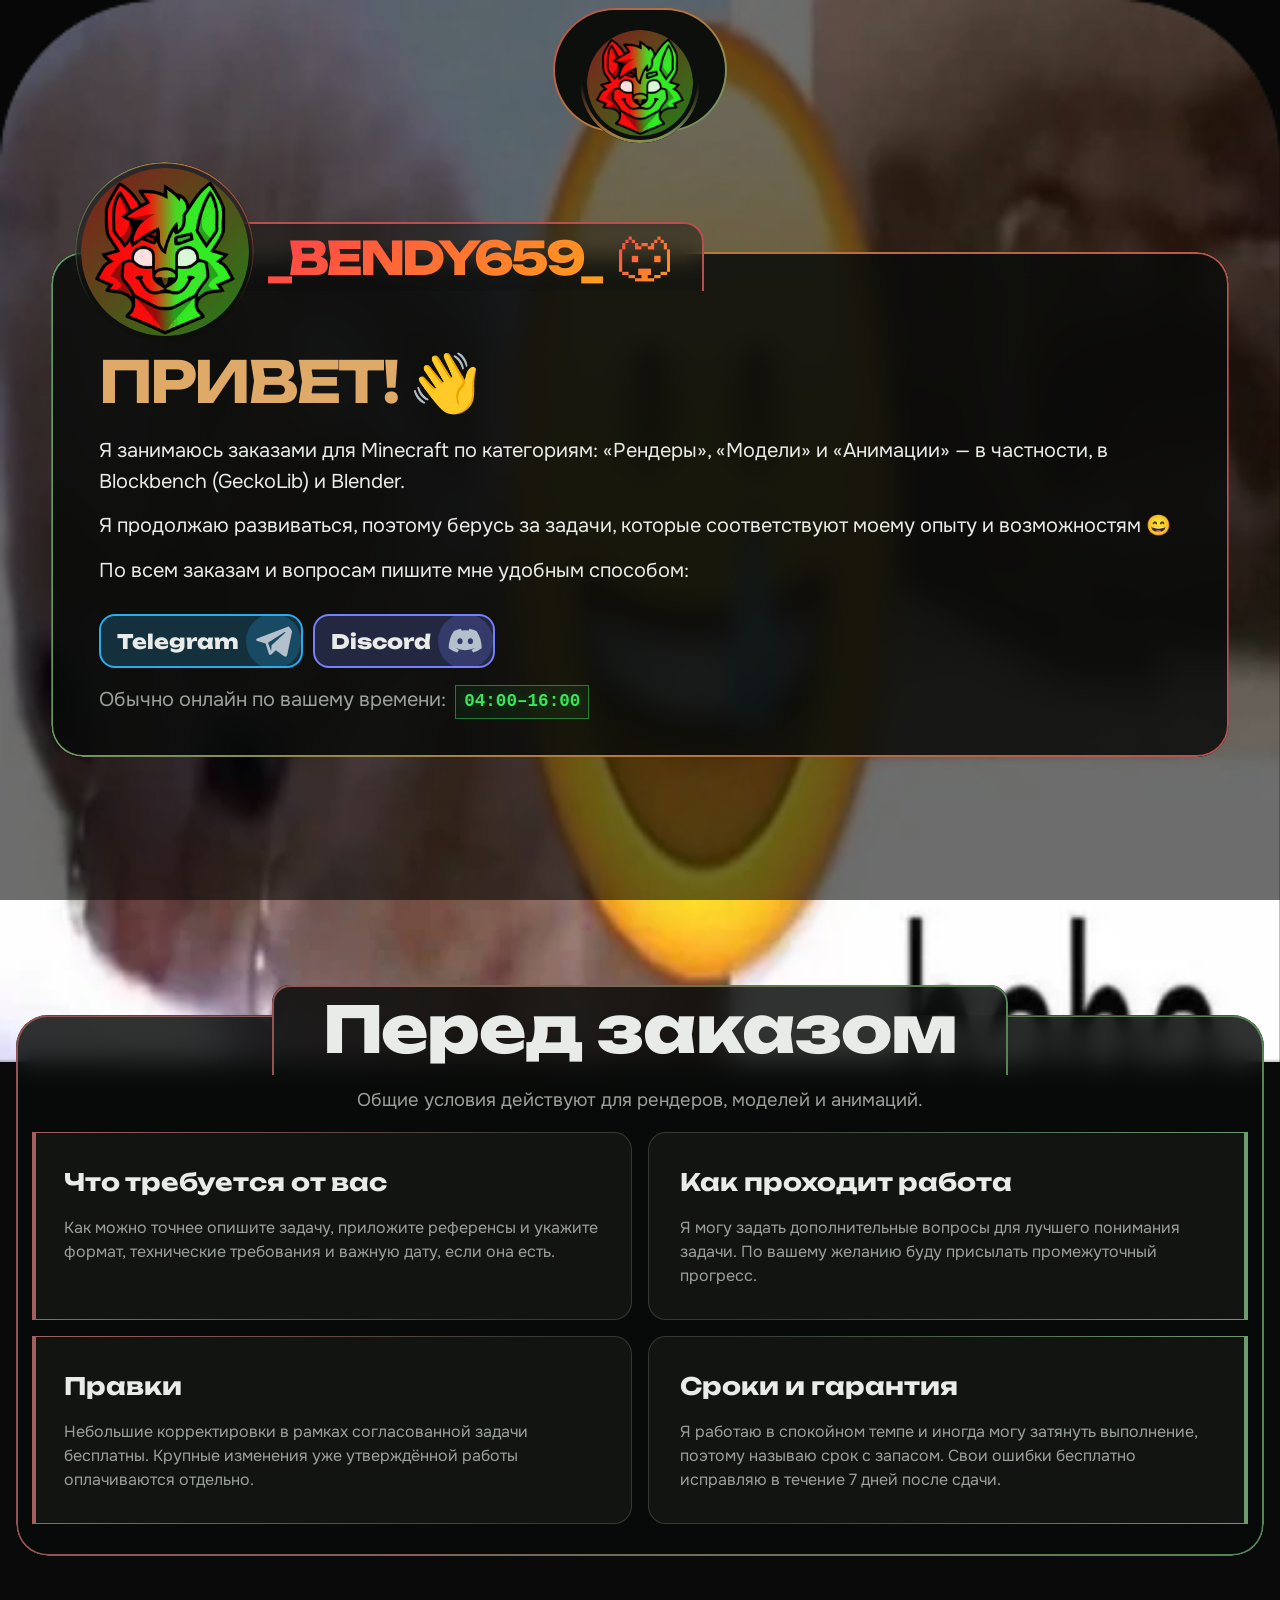
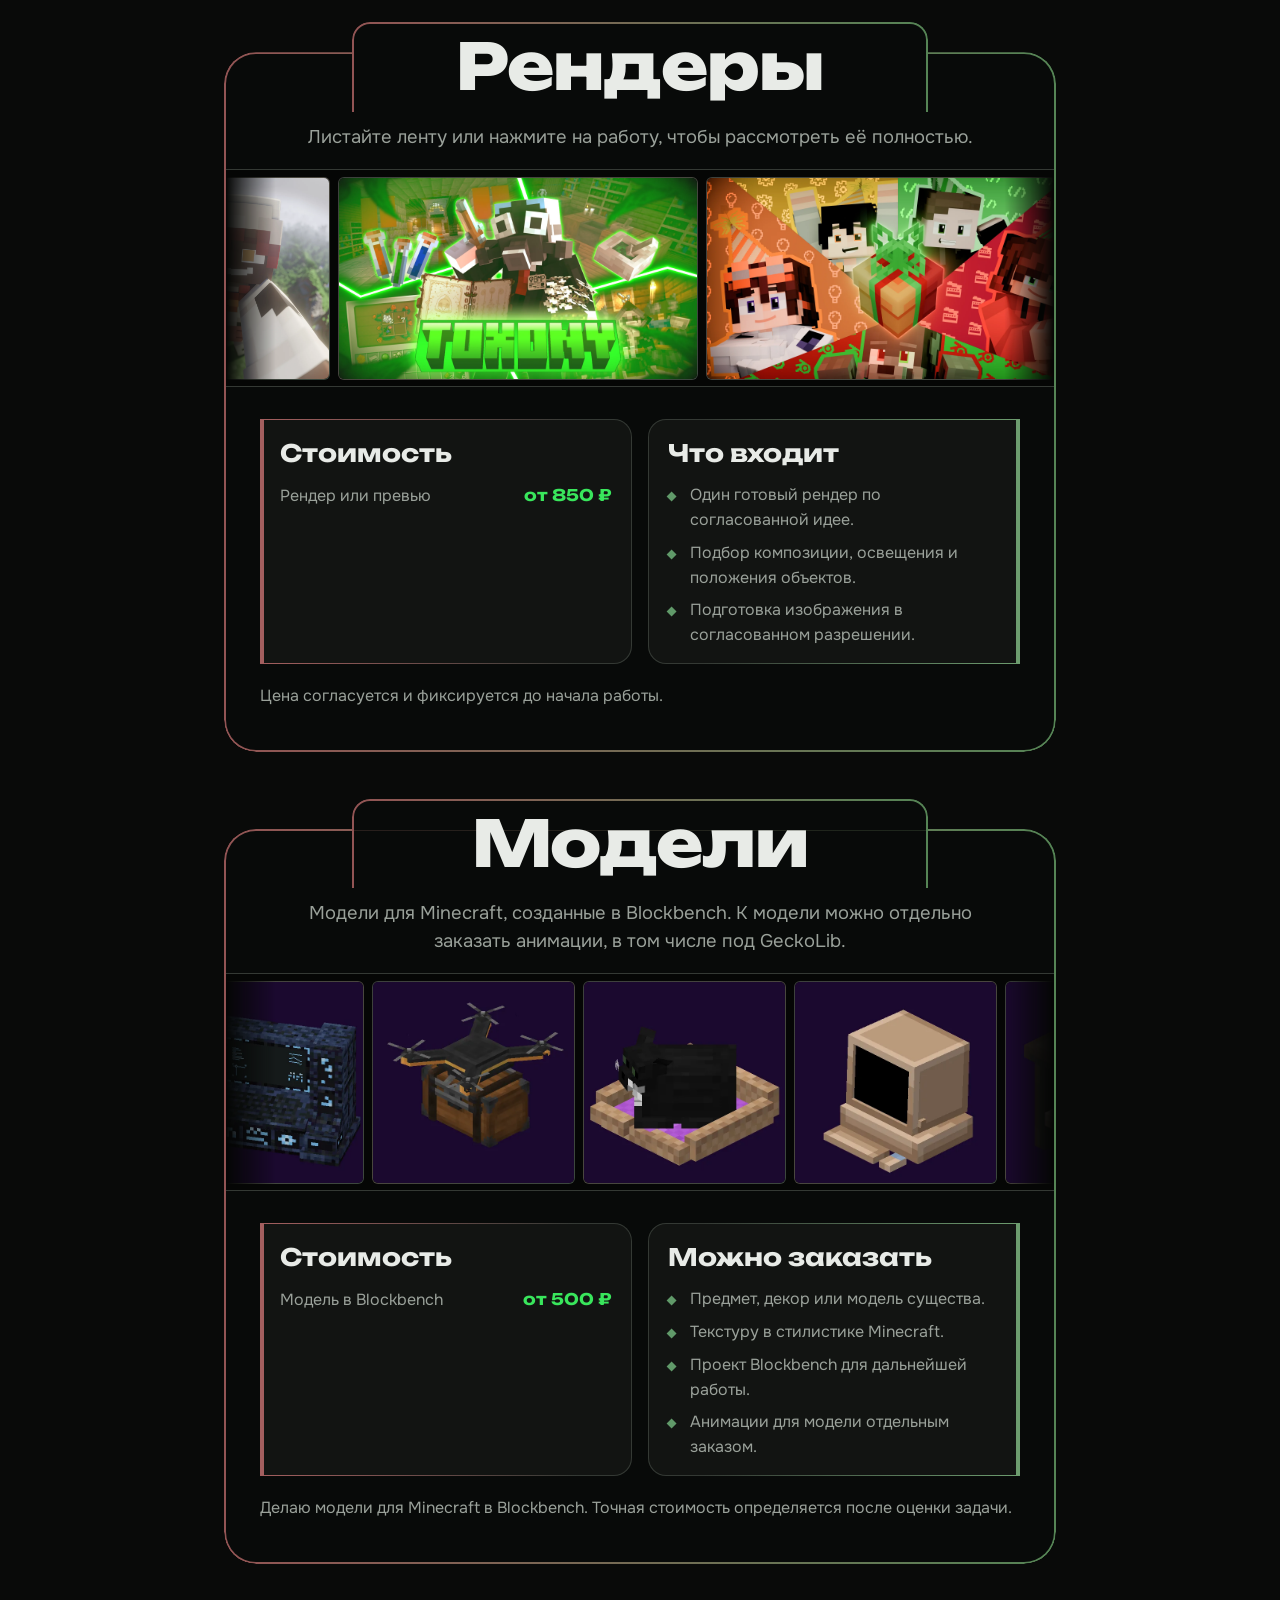
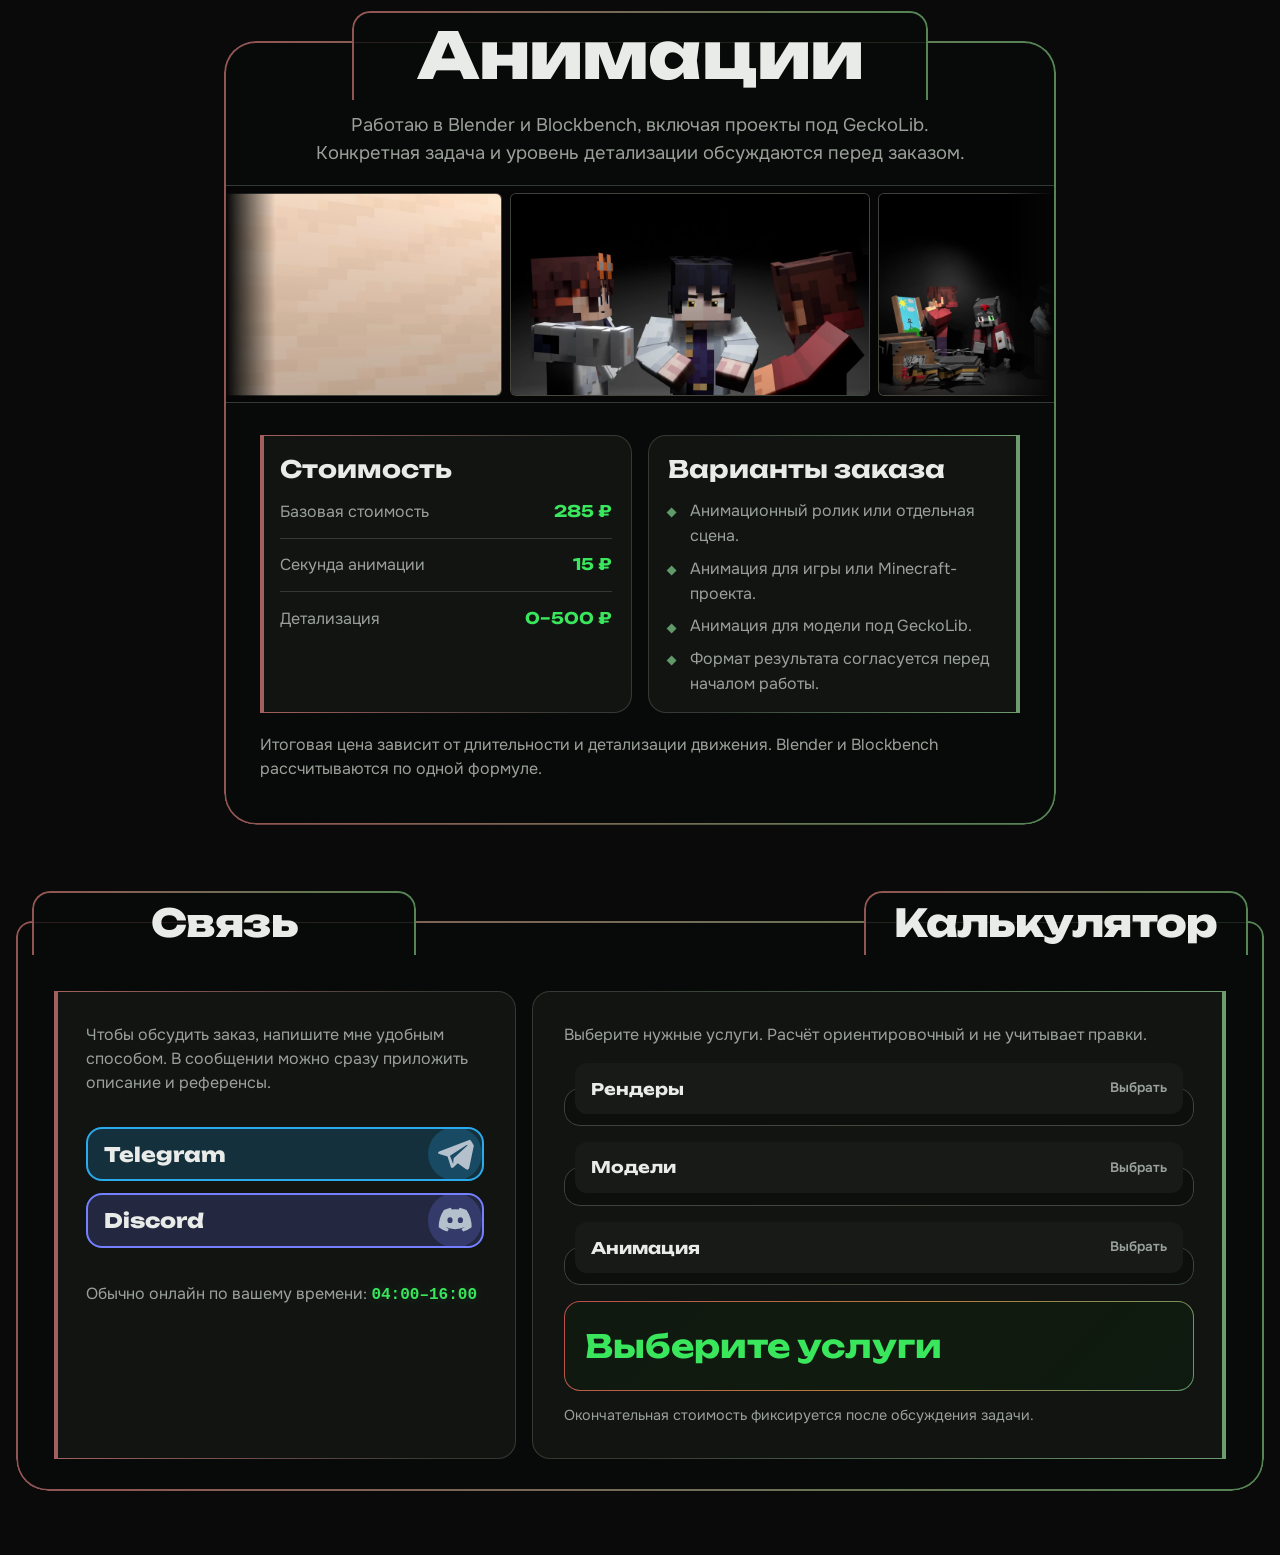
<file: index.html>
<!doctype html>
<html lang="ru">
<head>
    <meta charset="utf-8">
    <meta name="viewport" content="width=device-width, initial-scale=1">
    <meta name="description" content="Портфолио аниматора и 3D-художника.">
    <title>_BENDY659_ — Портфолио</title>
    <link rel="icon" href="assets/images/branding/favicon.png" type="image/png">
    <link rel="preconnect" href="https://fonts.googleapis.com">
    <link rel="preconnect" href="https://fonts.gstatic.com" crossorigin>
    <link
        href="https://fonts.googleapis.com/css2?family=Onest:wght@400;500;600;700&amp;family=Unbounded:wght@600;700;800&amp;display=swap"
        rel="stylesheet"
    >
    <script>document.documentElement.classList.add("motion-pending");</script>
    <link rel="stylesheet" href="css/styles.css">
    <script src="js/script.js" defer></script>
</head>
<body>
    <header class="site-header">
        <a class="home-link" href="#welcome" aria-label="Вернуться к приветствию">
            <img src="assets/images/branding/header.png" alt="">
        </a>

        <nav class="category-nav" aria-label="Основная навигация">
            <a href="#renders">Рендеры</a>
            <a href="#models">Модели</a>
            <a href="#animations">Анимации</a>
            <a href="#contact" aria-label="Связь и калькулятор">Связь</a>
        </nav>
    </header>

    <main>
        <section class="welcome" id="welcome">
            <div class="welcome-card" aria-labelledby="welcome-title">
                <div class="media-frame">
                    <img
                        class="media-placeholder"
                        src="assets/images/branding/header.png"
                        alt="Аватар BENDY659"
                    >
                </div>

                <div class="identity" aria-label="Автор портфолио: BENDY659">
                    <span class="nickname">_BENDY659_</span>
                    <span class="wolf" aria-hidden="true">🐺︎</span>
                </div>

                <div class="intro">
                    <div class="message">
                        <h1 id="welcome-title">
                            Привет! <span class="waving-hand" aria-hidden="true">👋</span>
                        </h1>

                        <div class="message-copy">
                            <p>
                                Я занимаюсь заказами для Minecraft по категориям:
                                «Рендеры», «Модели» и «Анимации» — в частности,
                                в Blockbench (GeckoLib) и Blender.
                            </p>
                            <p>
                                Я продолжаю развиваться, поэтому берусь за задачи,
                                которые соответствуют моему опыту и возможностям 😄
                            </p>
                            <p>По всем заказам и вопросам пишите мне удобным способом:</p>
                            <div class="welcome-contact-links" aria-label="Способы связи">
                                <a class="service-contact service-telegram" href="https://t.me/bendy659" aria-label="Telegram: @bendy659">
                                    Telegram
                                    <svg viewBox="0 0 24 24" aria-hidden="true">
                                        <path d="M21.6 3.3 3.1 10.4c-1.3.5-1.3 1.2-.2 1.6l4.7 1.5 1.8 5.5c.2.7.1 1 .7 1 .5 0 .8-.2 1.1-.5l2.3-2.2 4.8 3.5c.9.5 1.5.2 1.8-.9l3.1-14.8c.3-1.3-.5-1.9-1.8-1.3ZM9 13l9.4-6c.5-.3.9-.1.5.3l-7.8 7.1-.3 3.4L9 13Z"/>
                                    </svg>
                                </a>
                                <a class="service-contact service-discord" href="https://discord.com/users/696644816649584681" aria-label="Discord: @bendy659">
                                    Discord
                                    <svg viewBox="0 0 24 24" aria-hidden="true">
                                        <path fill-rule="evenodd" d="M5.5 6.2a17 17 0 0 1 4-1.3l.5 1a14 14 0 0 1 4 0l.5-1a17 17 0 0 1 4 1.3 17 17 0 0 1 3 10 16 16 0 0 1-4.9 2.5l-1-1.5a11 11 0 0 0 2-1.1 14 14 0 0 1-11.2 0 11 11 0 0 0 2 1.1l-1 1.5a16 16 0 0 1-4.9-2.5 17 17 0 0 1 3-10ZM7.5 12.1a1.5 1.7 0 1 0 3 0 1.5 1.7 0 1 0-3 0Zm6 0a1.5 1.7 0 1 0 3 0 1.5 1.7 0 1 0-3 0Z"/>
                                    </svg>
                                </a>
                            </div>
                            <p class="timezone">
                                Обычно онлайн по вашему времени:
                                <span class="local-time">
                                    <span id="visitor-availability">определяю…</span>
                                </span>
                            </p>
                        </div>
                    </div>
                </div>
            </div>
        </section>

        <section class="order-guide tabbed-section" aria-labelledby="order-guide-title">
            <div class="category-shell" aria-hidden="true"></div>
            <header class="category-heading">
                <div class="category-tab">
                    <h2 class="category-title" id="order-guide-title">Перед заказом</h2>
                </div>
                <p>Общие условия действуют для рендеров, моделей и анимаций.</p>
            </header>

            <div class="guide-grid">
                <article class="guide-card section-cell">
                    <h3>Что требуется от вас</h3>
                    <p>
                        Как можно точнее опишите задачу, приложите референсы
                        и укажите формат, технические требования и важную дату, если она есть.
                    </p>
                </article>

                <article class="guide-card section-cell">
                    <h3>Как проходит работа</h3>
                    <p>
                        Я могу задать дополнительные вопросы для лучшего понимания задачи.
                        По вашему желанию буду присылать промежуточный прогресс.
                    </p>
                </article>

                <article class="guide-card section-cell">
                    <h3>Правки</h3>
                    <p>
                        Небольшие корректировки в рамках согласованной задачи бесплатны.
                        Крупные изменения уже утверждённой работы оплачиваются отдельно.
                    </p>
                </article>

                <article class="guide-card section-cell">
                    <h3>Сроки и гарантия</h3>
                    <p>
                        Я работаю в спокойном темпе и иногда могу затянуть выполнение,
                        поэтому называю срок с запасом. Свои ошибки бесплатно исправляю
                        в течение 7 дней после сдачи.
                    </p>
                </article>
            </div>
        </section>

        <section
            class="portfolio-section tabbed-section renders-section"
            id="renders"
            aria-labelledby="renders-title"
            data-gallery
            data-gallery-item-label="Рендер"
        >
            <div class="category-shell" aria-hidden="true"></div>
            <header class="category-heading">
                <div class="category-tab">
                    <h2 class="category-title" id="renders-title">Рендеры</h2>
                </div>
                <p>Листайте ленту или нажмите на работу, чтобы рассмотреть её полностью.</p>
            </header>

            <div class="render-gallery">
                <div
                    class="render-strip"
                    tabindex="0"
                    aria-label="Горизонтальная галерея рендеров"
                    data-render-strip
                >
                    <div class="render-track" data-render-track>
                    <button class="render-card" type="button" aria-label="Открыть рендер 1 из 7">
                        <img
                            src="assets/images/portfolio/renders/optimized/image_0.webp"
                            alt="Рендер 1"
                            width="1536"
                            height="1536"
                            loading="lazy"
                            decoding="async"
                        >
                    </button>
                    <button class="render-card" type="button" aria-label="Открыть рендер 2 из 7">
                        <img
                            src="assets/images/portfolio/renders/optimized/image_1.webp"
                            alt="Рендер 2"
                            width="1920"
                            height="1080"
                            loading="lazy"
                            decoding="async"
                        >
                    </button>
                    <button class="render-card" type="button" aria-label="Открыть рендер 3 из 7">
                        <img
                            src="assets/images/portfolio/renders/optimized/image_2.webp"
                            alt="Рендер 3"
                            width="1920"
                            height="1012"
                            loading="lazy"
                            decoding="async"
                        >
                    </button>
                    <button class="render-card" type="button" aria-label="Открыть рендер 4 из 7">
                        <img
                            src="assets/images/portfolio/renders/optimized/image_3.webp"
                            alt="Рендер 4"
                            width="1080"
                            height="1080"
                            loading="lazy"
                            decoding="async"
                        >
                    </button>
                    <button class="render-card" type="button" aria-label="Открыть рендер 5 из 7">
                        <img
                            src="assets/images/portfolio/renders/optimized/image_4.webp"
                            alt="Рендер 5"
                            width="1920"
                            height="1080"
                            loading="lazy"
                            decoding="async"
                        >
                    </button>
                    <button class="render-card" type="button" aria-label="Открыть рендер 6 из 7">
                        <img
                            src="assets/images/portfolio/renders/optimized/image_5.webp"
                            alt="Рендер 6"
                            width="1920"
                            height="1080"
                            loading="lazy"
                            decoding="async"
                        >
                    </button>
                    <button class="render-card" type="button" aria-label="Открыть рендер 7 из 7">
                        <img
                            src="assets/images/portfolio/renders/optimized/image_6.webp"
                            alt="Рендер 7"
                            width="1920"
                            height="1080"
                            loading="lazy"
                            decoding="async"
                        >
                    </button>
                    </div>
                </div>
            </div>

            <section class="render-pricing" aria-label="Прайс на рендеры">
                <div class="pricing-grid">
                    <article class="pricing-cell section-cell price-cell">
                        <h3>Стоимость</h3>
                        <dl class="price-list">
                            <div>
                                <dt>Рендер или превью</dt>
                                <dd data-price-key="renderBase" data-price-prefix="от ">от 850 ₽</dd>
                            </div>
                        </dl>
                    </article>

                    <article class="pricing-cell section-cell requirements-cell">
                        <h3>Что входит</h3>
                        <ul class="requirements-list">
                            <li>Один готовый рендер по согласованной идее.</li>
                            <li>Подбор композиции, освещения и положения объектов.</li>
                            <li>Подготовка изображения в согласованном разрешении.</li>
                        </ul>
                    </article>
                </div>

                <p class="pricing-description">Цена согласуется и фиксируется до начала работы.</p>
            </section>

        </section>

        <section
            class="portfolio-section tabbed-section models-section"
            id="models"
            aria-labelledby="models-title"
            data-gallery
            data-gallery-item-label="Модель"
        >
            <div class="category-shell" aria-hidden="true"></div>
            <header class="category-heading">
                <div class="category-tab">
                    <h2 class="category-title" id="models-title">Модели</h2>
                </div>
                <p>
                    Модели для Minecraft, созданные в Blockbench. К модели можно отдельно
                    заказать анимации, в том числе под GeckoLib.
                </p>
            </header>

            <div class="render-gallery">
                <div
                    class="render-strip"
                    tabindex="0"
                    aria-label="Горизонтальная галерея моделей"
                >
                    <div class="render-track">
                    <button
                        class="render-card"
                        type="button"
                        aria-label="Открыть модель 1 из 8"
                        data-full-src="assets/media/portfolio/models/image_0.mp4"
                        data-media-type="video"
                    >
                        <video
                            src="assets/media/portfolio/models/image_0.mp4"
                            poster="assets/images/portfolio/models/posters/image_0.webp"
                            width="512"
                            height="512"
                            muted loop playsinline
                            preload="none"
                            aria-hidden="true"
                        ></video>
                    </button>
                    <button
                        class="render-card"
                        type="button"
                        aria-label="Открыть модель 2 из 8"
                        data-full-src="assets/media/portfolio/models/image_1.mp4"
                        data-media-type="video"
                    >
                        <video
                            src="assets/media/portfolio/models/image_1.mp4"
                            poster="assets/images/portfolio/models/posters/image_1.webp"
                            width="512"
                            height="512"
                            muted loop playsinline
                            preload="none"
                            aria-hidden="true"
                        ></video>
                    </button>
                    <button
                        class="render-card"
                        type="button"
                        aria-label="Открыть модель 3 из 8"
                        data-full-src="assets/media/portfolio/models/image_2.mp4"
                        data-media-type="video"
                    >
                        <video
                            src="assets/media/portfolio/models/image_2.mp4"
                            poster="assets/images/portfolio/models/posters/image_2.webp"
                            width="512"
                            height="512"
                            muted loop playsinline
                            preload="none"
                            aria-hidden="true"
                        ></video>
                    </button>
                    <button
                        class="render-card"
                        type="button"
                        aria-label="Открыть модель 4 из 8"
                        data-full-src="assets/media/portfolio/models/image_3.mp4"
                        data-media-type="video"
                    >
                        <video
                            src="assets/media/portfolio/models/image_3.mp4"
                            poster="assets/images/portfolio/models/posters/image_3.webp"
                            width="512"
                            height="512"
                            muted loop playsinline
                            preload="none"
                            aria-hidden="true"
                        ></video>
                    </button>
                    <button
                        class="render-card"
                        type="button"
                        aria-label="Открыть модель 5 из 8"
                        data-full-src="assets/media/portfolio/models/image_4.mp4"
                        data-media-type="video"
                    >
                        <video
                            src="assets/media/portfolio/models/image_4.mp4"
                            poster="assets/images/portfolio/models/posters/image_4.webp"
                            width="512"
                            height="512"
                            muted loop playsinline
                            preload="none"
                            aria-hidden="true"
                        ></video>
                    </button>
                    <button
                        class="render-card"
                        type="button"
                        aria-label="Открыть модель 6 из 8"
                        data-full-src="assets/media/portfolio/models/image_5.mp4"
                        data-media-type="video"
                    >
                        <video
                            src="assets/media/portfolio/models/image_5.mp4"
                            poster="assets/images/portfolio/models/posters/image_5.webp"
                            width="512"
                            height="512"
                            muted loop playsinline
                            preload="none"
                            aria-hidden="true"
                        ></video>
                    </button>
                    <button
                        class="render-card"
                        type="button"
                        aria-label="Открыть модель 7 из 8"
                        data-full-src="assets/media/portfolio/models/image_6.mp4"
                        data-media-type="video"
                    >
                        <video
                            src="assets/media/portfolio/models/image_6.mp4"
                            poster="assets/images/portfolio/models/posters/image_6.webp"
                            width="512"
                            height="512"
                            muted loop playsinline
                            preload="none"
                            aria-hidden="true"
                        ></video>
                    </button>
                    <button
                        class="render-card"
                        type="button"
                        aria-label="Открыть модель 8 из 8"
                        data-full-src="assets/media/portfolio/models/image_7.mp4"
                        data-media-type="video"
                    >
                        <video
                            src="assets/media/portfolio/models/image_7.mp4"
                            poster="assets/images/portfolio/models/posters/image_7.webp"
                            width="510"
                            height="512"
                            muted loop playsinline
                            preload="none"
                            aria-hidden="true"
                        ></video>
                    </button>
                    </div>
                </div>
            </div>

            <section class="render-pricing" aria-label="Заказ моделей">
                <div class="pricing-grid">
                    <article class="pricing-cell section-cell price-cell">
                        <h3>Стоимость</h3>
                        <dl class="price-list">
                            <div>
                                <dt>Модель в Blockbench</dt>
                                <dd data-price-key="modelBase" data-price-prefix="от ">от 500 ₽</dd>
                            </div>
                        </dl>
                    </article>

                    <article class="pricing-cell section-cell requirements-cell">
                        <h3>Можно заказать</h3>
                        <ul class="requirements-list">
                            <li>Предмет, декор или модель существа.</li>
                            <li>Текстуру в стилистике Minecraft.</li>
                            <li>Проект Blockbench для дальнейшей работы.</li>
                            <li>Анимации для модели отдельным заказом.</li>
                        </ul>
                    </article>
                </div>

                <p class="pricing-description">
                    Делаю модели для Minecraft в Blockbench.
                    Точная стоимость определяется после оценки задачи.
                </p>
            </section>
        </section>

        <section
            class="portfolio-section tabbed-section animations-section"
            id="animations"
            aria-labelledby="animations-title"
            data-gallery
            data-gallery-item-label="Анимация"
        >
            <div class="category-shell" aria-hidden="true"></div>
            <header class="category-heading">
                <div class="category-tab">
                    <h2 class="category-title" id="animations-title">Анимации</h2>
                </div>
                <p>
                    Работаю в Blender и Blockbench, включая проекты под GeckoLib.
                    Конкретная задача и уровень детализации обсуждаются перед заказом.
                </p>
            </header>

            <div class="render-gallery">
                <div
                    class="render-strip"
                    tabindex="0"
                    aria-label="Горизонтальная галерея анимаций"
                >
                    <div class="render-track">
                    <button
                        class="render-card"
                        type="button"
                        aria-label="Открыть Blender-анимацию 1 из 8"
                        data-full-src="assets/media/portfolio/animations/blender/optimized/image_0.mp4"
                        data-media-type="video"
                    >
                        <video
                            src="assets/media/portfolio/animations/blender/previews/image_0.mp4"
                            poster="assets/images/portfolio/animations/blender/posters/image_0.webp"
                            width="960"
                            height="540"
                            muted loop playsinline
                            preload="none"
                            aria-hidden="true"
                        ></video>
                    </button>
                    <button
                        class="render-card"
                        type="button"
                        aria-label="Открыть Blender-анимацию 2 из 8"
                        data-full-src="assets/media/portfolio/animations/blender/optimized/image_1.mp4"
                        data-media-type="video"
                    >
                        <video
                            src="assets/media/portfolio/animations/blender/previews/image_1.mp4"
                            poster="assets/images/portfolio/animations/blender/posters/image_1.webp"
                            width="960"
                            height="540"
                            muted loop playsinline
                            preload="none"
                            aria-hidden="true"
                        ></video>
                    </button>
                    <button
                        class="render-card"
                        type="button"
                        aria-label="Открыть Blender-анимацию 3 из 8"
                        data-full-src="assets/media/portfolio/animations/blender/optimized/image_2.mp4"
                        data-media-type="video"
                    >
                        <video
                            src="assets/media/portfolio/animations/blender/previews/image_2.mp4"
                            poster="assets/images/portfolio/animations/blender/posters/image_2.webp"
                            width="960"
                            height="540"
                            muted loop playsinline
                            preload="none"
                            aria-hidden="true"
                        ></video>
                    </button>
                    <button
                        class="render-card"
                        type="button"
                        aria-label="Открыть Blender-анимацию 4 из 8"
                        data-full-src="assets/media/portfolio/animations/blender/optimized/image_3.mp4"
                        data-media-type="video"
                    >
                        <video
                            src="assets/media/portfolio/animations/blender/previews/image_3.mp4"
                            poster="assets/images/portfolio/animations/blender/posters/image_3.webp"
                            width="960"
                            height="540"
                            muted loop playsinline
                            preload="none"
                            aria-hidden="true"
                        ></video>
                    </button>
                    <button
                        class="render-card"
                        type="button"
                        aria-label="Открыть Blender-анимацию 5 из 8"
                        data-full-src="assets/media/portfolio/animations/blender/optimized/image_4.mp4"
                        data-media-type="video"
                    >
                        <video
                            src="assets/media/portfolio/animations/blender/previews/image_4.mp4"
                            poster="assets/images/portfolio/animations/blender/posters/image_4.webp"
                            width="512"
                            height="512"
                            muted loop playsinline
                            preload="none"
                            aria-hidden="true"
                        ></video>
                    </button>
                    <button
                        class="render-card"
                        type="button"
                        aria-label="Открыть Blender-анимацию 6 из 8"
                        data-full-src="assets/media/portfolio/animations/blender/optimized/image_5.mp4"
                        data-media-type="video"
                    >
                        <video
                            src="assets/media/portfolio/animations/blender/previews/image_5.mp4"
                            poster="assets/images/portfolio/animations/blender/posters/image_5.webp"
                            width="512"
                            height="512"
                            muted loop playsinline
                            preload="none"
                            aria-hidden="true"
                        ></video>
                    </button>
                    <button
                        class="render-card"
                        type="button"
                        aria-label="Открыть Blender-анимацию 7 из 8"
                        data-full-src="assets/media/portfolio/animations/blender/optimized/image_6.mp4"
                        data-media-type="video"
                    >
                        <video
                            src="assets/media/portfolio/animations/blender/previews/image_6.mp4"
                            poster="assets/images/portfolio/animations/blender/posters/image_6.webp"
                            width="512"
                            height="512"
                            muted loop playsinline
                            preload="none"
                            aria-hidden="true"
                        ></video>
                    </button>
                    <button
                        class="render-card"
                        type="button"
                        aria-label="Открыть Blockbench-анимацию 8 из 8"
                        data-full-src="assets/media/portfolio/animations/blockbench/optimized/image_0.mp4"
                        data-media-type="video"
                    >
                        <video
                            src="assets/media/portfolio/animations/blockbench/previews/image_0.mp4"
                            poster="assets/images/portfolio/animations/blockbench/posters/image_0.webp"
                            width="512"
                            height="512"
                            muted loop playsinline
                            preload="none"
                            aria-hidden="true"
                        ></video>
                    </button>
                    </div>
                </div>
            </div>

            <section class="render-pricing" aria-label="Прайс на анимации">
                <div class="pricing-grid">
                    <article class="pricing-cell section-cell price-cell">
                        <h3>Стоимость</h3>
                        <dl class="price-list">
                            <div>
                                <dt>Базовая стоимость</dt>
                                <dd data-price-key="animationBase">285 ₽</dd>
                            </div>
                            <div>
                                <dt>Секунда анимации</dt>
                                <dd data-price-key="animationPerSecond">15 ₽</dd>
                            </div>
                            <div>
                                <dt>Детализация</dt>
                                <dd data-price-key="animationDetailHigh" data-price-prefix="0–">0–500 ₽</dd>
                            </div>
                        </dl>
                    </article>

                    <article class="pricing-cell section-cell requirements-cell">
                        <h3>Варианты заказа</h3>
                        <ul class="requirements-list">
                            <li>Анимационный ролик или отдельная сцена.</li>
                            <li>Анимация для игры или Minecraft-проекта.</li>
                            <li>Анимация для модели под GeckoLib.</li>
                            <li>Формат результата согласуется перед началом работы.</li>
                        </ul>
                    </article>
                </div>

                <p class="pricing-description">
                    Итоговая цена зависит от длительности и детализации движения.
                    Blender и Blockbench рассчитываются по одной формуле.
                </p>
            </section>
        </section>

        <section class="contact-section tabbed-section" id="contact" aria-labelledby="contact-title calculator-title">
            <div class="category-shell" aria-hidden="true"></div>
            <header class="contact-heading">
                <div class="category-tab">
                    <h2 class="category-title" id="contact-title">Связь</h2>
                </div>
                <div class="category-tab">
                    <h2 class="category-title" id="calculator-title">Калькулятор</h2>
                </div>
            </header>
            <div class="contact-grid">
                <article class="contact-card section-cell" aria-labelledby="contact-title">
                    <p>
                        Чтобы обсудить заказ, напишите мне удобным способом.
                        В сообщении можно сразу приложить описание и референсы.
                    </p>
                    <div class="contact-links">
                        <a class="service-contact service-telegram" href="https://t.me/bendy659" aria-label="Telegram: @bendy659">
                            Telegram
                            <svg viewBox="0 0 24 24" aria-hidden="true">
                                <path d="M21.6 3.3 3.1 10.4c-1.3.5-1.3 1.2-.2 1.6l4.7 1.5 1.8 5.5c.2.7.1 1 .7 1 .5 0 .8-.2 1.1-.5l2.3-2.2 4.8 3.5c.9.5 1.5.2 1.8-.9l3.1-14.8c.3-1.3-.5-1.9-1.8-1.3ZM9 13l9.4-6c.5-.3.9-.1.5.3l-7.8 7.1-.3 3.4L9 13Z"/>
                            </svg>
                        </a>
                        <a class="service-contact service-discord" href="https://discord.com/users/696644816649584681" aria-label="Discord: @bendy659">
                            Discord
                            <svg viewBox="0 0 24 24" aria-hidden="true">
                                <path fill-rule="evenodd" d="M5.5 6.2a17 17 0 0 1 4-1.3l.5 1a14 14 0 0 1 4 0l.5-1a17 17 0 0 1 4 1.3 17 17 0 0 1 3 10 16 16 0 0 1-4.9 2.5l-1-1.5a11 11 0 0 0 2-1.1 14 14 0 0 1-11.2 0 11 11 0 0 0 2 1.1l-1 1.5a16 16 0 0 1-4.9-2.5 17 17 0 0 1 3-10ZM7.5 12.1a1.5 1.7 0 1 0 3 0 1.5 1.7 0 1 0-3 0Zm6 0a1.5 1.7 0 1 0 3 0 1.5 1.7 0 1 0-3 0Z"/>
                            </svg>
                        </a>
                    </div>
                    <p class="contact-availability">
                        Обычно онлайн по вашему времени:
                        <strong id="contact-availability">определяю…</strong>
                    </p>
                </article>

                <form class="calculator-card section-cell" id="price-calculator" aria-labelledby="calculator-title">
                    <p class="calculator-intro">
                        Выберите нужные услуги. Расчёт ориентировочный и не учитывает правки.
                    </p>

                    <fieldset class="calculator-service">
                        <legend>
                            <label>
                                <input
                                    type="checkbox"
                                    name="render-enabled"
                                    aria-controls="render-calculator-fields"
                                    aria-expanded="false"
                                >
                                <span class="calculator-service-name">Рендеры</span>
                                <span class="calculator-service-state" aria-hidden="true">Выбрать</span>
                            </label>
                        </legend>
                        <div class="calculator-service-content" id="render-calculator-fields">
                            <label>
                                Количество
                                <input type="number" name="render-count" min="1" max="20" required value="1">
                            </label>
                        </div>
                    </fieldset>

                    <fieldset class="calculator-service">
                        <legend>
                            <label>
                                <input
                                    type="checkbox"
                                    name="model-enabled"
                                    aria-controls="model-calculator-fields"
                                    aria-expanded="false"
                                >
                                <span class="calculator-service-name">Модели</span>
                                <span class="calculator-service-state" aria-hidden="true">Выбрать</span>
                            </label>
                        </legend>
                        <div class="calculator-service-content" id="model-calculator-fields">
                            <label>
                                Количество
                                <input type="number" name="model-count" min="1" max="20" required value="1">
                            </label>
                        </div>
                    </fieldset>

                    <fieldset class="calculator-service">
                        <legend>
                            <label>
                                <input
                                    type="checkbox"
                                    name="animation-enabled"
                                    aria-controls="animation-calculator-fields"
                                    aria-expanded="false"
                                >
                                <span class="calculator-service-name">Анимация</span>
                                <span class="calculator-service-state" aria-hidden="true">Выбрать</span>
                            </label>
                        </legend>
                        <div
                            class="calculator-service-content calculator-fields"
                            id="animation-calculator-fields"
                        >
                            <label>
                                Количество
                                <input type="number" name="animation-count" min="1" max="20" required value="1">
                            </label>
                            <label>
                                Длительность, секунд
                                <input type="number" name="animation-duration" min="1" max="300" required value="5">
                            </label>
                            <label>
                                Детализация
                                <select name="animation-detail">
                                    <option value="0" data-price-key="animationDetailBasic" data-price-label="Базовая">Базовая · +0 ₽</option>
                                    <option value="250" data-price-key="animationDetailMedium" data-price-label="Средняя">Средняя · +250 ₽</option>
                                    <option value="500" data-price-key="animationDetailHigh" data-price-label="Высокая">Высокая · +500 ₽</option>
                                </select>
                            </label>
                        </div>
                    </fieldset>

                    <output class="calculator-result" id="calculator-result" for="price-calculator">
                        Выберите услуги
                    </output>
                    <p class="calculator-note">
                        Окончательная стоимость фиксируется после обсуждения задачи.
                    </p>
                </form>
            </div>
        </section>
    </main>

    <dialog class="render-lightbox" id="render-lightbox" aria-labelledby="render-lightbox-caption">
        <button class="lightbox-close" type="button" aria-label="Закрыть просмотр">×</button>
        <figure>
            <img alt="">
            <video controls loop playsinline hidden></video>
            <figcaption id="render-lightbox-caption"></figcaption>
        </figure>
    </dialog>
</body>
</html>
</file>
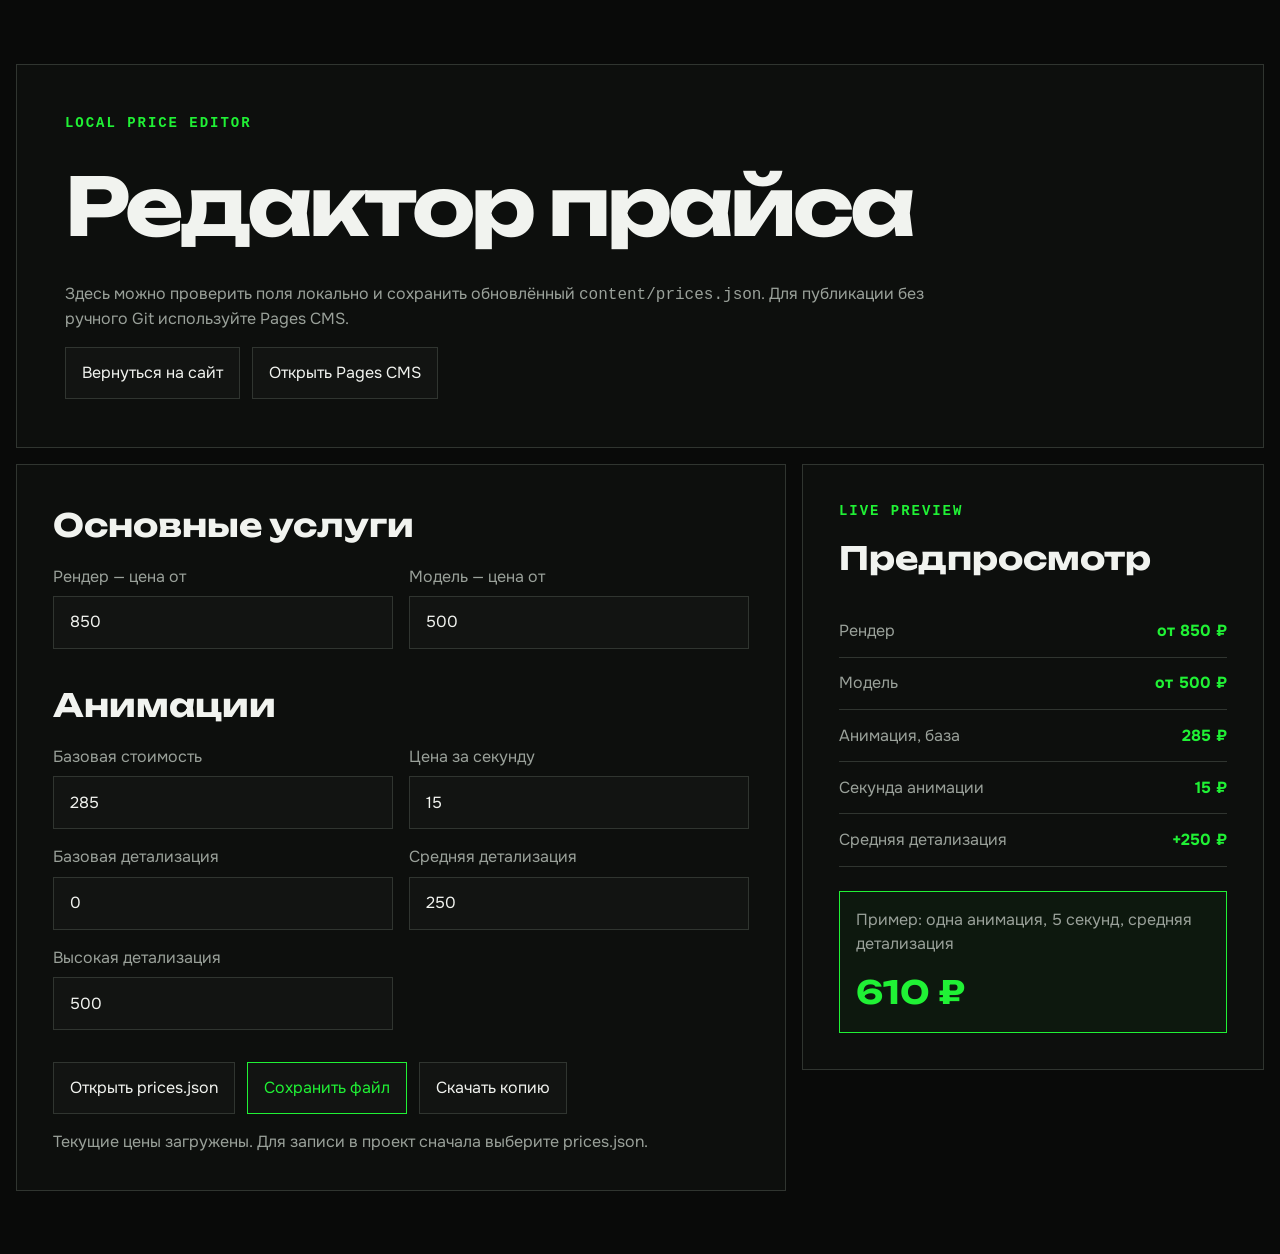
<file: admin/index.html>
<!doctype html>
<html lang="ru">
<head>
    <meta charset="utf-8">
    <meta name="viewport" content="width=device-width, initial-scale=1">
    <meta name="robots" content="noindex, nofollow">
    <title>Локальный редактор прайса</title>
    <link rel="preconnect" href="https://fonts.googleapis.com">
    <link rel="preconnect" href="https://fonts.gstatic.com" crossorigin>
    <link
        href="https://fonts.googleapis.com/css2?family=Onest:wght@400;500;600;700&amp;family=Unbounded:wght@600;700&amp;display=swap"
        rel="stylesheet"
    >
    <link rel="stylesheet" href="styles.css">
    <script src="script.js" defer></script>
</head>
<body>
    <main class="admin-shell">
        <header class="admin-heading">
            <p class="eyebrow">LOCAL PRICE EDITOR</p>
            <h1>Редактор прайса</h1>
            <p>
                Здесь можно проверить поля локально и сохранить обновлённый
                <code>content/prices.json</code>. Для публикации без ручного Git используйте Pages CMS.
            </p>
            <div class="heading-links">
                <a href="../">Вернуться на сайт</a>
                <a href="https://app.pagescms.org/" target="_blank" rel="noreferrer">Открыть Pages CMS</a>
            </div>
        </header>

        <div class="admin-grid">
            <form class="editor-card" id="price-editor">
                <section>
                    <h2>Основные услуги</h2>
                    <div class="field-grid">
                        <label>
                            Рендер — цена от
                            <input type="number" name="renderBase" min="0" max="100000" required>
                        </label>
                        <label>
                            Модель — цена от
                            <input type="number" name="modelBase" min="0" max="100000" required>
                        </label>
                    </div>
                </section>

                <section>
                    <h2>Анимации</h2>
                    <div class="field-grid">
                        <label>
                            Базовая стоимость
                            <input type="number" name="animationBase" min="0" max="100000" required>
                        </label>
                        <label>
                            Цена за секунду
                            <input type="number" name="animationPerSecond" min="0" max="100000" required>
                        </label>
                        <label>
                            Базовая детализация
                            <input type="number" name="animationDetailBasic" min="0" max="100000" required>
                        </label>
                        <label>
                            Средняя детализация
                            <input type="number" name="animationDetailMedium" min="0" max="100000" required>
                        </label>
                        <label>
                            Высокая детализация
                            <input type="number" name="animationDetailHigh" min="0" max="100000" required>
                        </label>
                    </div>
                </section>

                <div class="editor-actions">
                    <button type="button" id="open-prices">Открыть prices.json</button>
                    <button type="submit" class="primary-action">Сохранить файл</button>
                    <button type="button" id="download-prices">Скачать копию</button>
                </div>
                <p class="status" id="editor-status" role="status">Загружаю текущие цены…</p>
            </form>

            <aside class="preview-card" aria-live="polite">
                <p class="eyebrow">LIVE PREVIEW</p>
                <h2>Предпросмотр</h2>
                <dl class="price-preview">
                    <div><dt>Рендер</dt><dd id="preview-render">—</dd></div>
                    <div><dt>Модель</dt><dd id="preview-model">—</dd></div>
                    <div><dt>Анимация, база</dt><dd id="preview-animation-base">—</dd></div>
                    <div><dt>Секунда анимации</dt><dd id="preview-animation-second">—</dd></div>
                    <div><dt>Средняя детализация</dt><dd id="preview-animation-medium">—</dd></div>
                </dl>
                <div class="example-result">
                    <span>Пример: одна анимация, 5 секунд, средняя детализация</span>
                    <strong id="preview-example">—</strong>
                </div>
            </aside>
        </div>
    </main>
</body>
</html>
</file>
<file: css/styles.css>
:root {
    color-scheme: dark;
    --background: #090a09;
    --ink: #e8ebe7;
    --panel: #121412;
    --panel-deep: #0d0f0d;
    --muted: #9aa19a;
    --red: #b84f4f;
    --orange: #b77b3b;
    --green: #609a69;
    --focus-red: #ff3f4a;
    --focus-orange: #ff9f1c;
    --focus-green: #39e65c;
    --telegram: #2aabee;
    --discord: #7480ff;
    --line: #343934;
    --border-gradient: linear-gradient(
        135deg,
        #3c403c,
        #49463e 48%,
        #3b463d
    );
    --border-gradient-strong: linear-gradient(135deg, var(--red), var(--orange), var(--green));
    --background-parallax: 0px;
    --island-avatar: 7.5rem;
    --site-header-height: calc(var(--island-avatar) * 1.25 + 0.5rem);
}

* {
    box-sizing: border-box;
}

html {
    min-width: 20rem;
    background: var(--background);
    scroll-behavior: smooth;
    scroll-padding-top: calc(var(--site-header-height) + 0.25rem);
}

@media (forced-colors: none) {
    @supports not selector(::-webkit-scrollbar) {
        html {
            scrollbar-color: var(--green) transparent;
            scrollbar-width: thin;
        }
    }

    html::-webkit-scrollbar {
        width: 0.75rem;
    }

    html::-webkit-scrollbar-track {
        background: transparent;
    }

    html::-webkit-scrollbar-button {
        display: none;
        width: 0;
        height: 0;
    }

    html::-webkit-scrollbar-thumb {
        min-height: 1.75rem;
        border: 2px solid transparent;
        border-radius: 999px;
        background: linear-gradient(to bottom, var(--red), var(--green)) padding-box;
    }
}

body {
    position: relative;
    isolation: isolate;
    min-height: 100svh;
    margin: 0;
    background: transparent;
    color: var(--ink);
    font-family: "Onest", Arial, sans-serif;
    font-size: 1rem;
    line-height: 1.5;
}

body::before,
body::after {
    position: fixed;
    left: 0;
    width: 100%;
    pointer-events: none;
    content: "";
}

body::before {
    top: 0;
    z-index: -2;
    height: 118svh;
    background-image: url("../assets/images/backgrounds/placeholder.webp");
    background-position: center top;
    background-size: cover;
    background-repeat: no-repeat;
    transform: translate3d(0, var(--background-parallax), 0);
    will-change: transform;
}

body::after {
    inset-block: 0;
    z-index: -1;
    height: 100svh;
    background: rgba(5, 6, 5, 0.58);
}

html.motion-pending .tabbed-section {
    visibility: hidden;
    opacity: 0;
}

.site-header {
    --island-width: min(calc(100vw - 1.25rem), 62rem);
    --island-frame: linear-gradient(var(--panel-deep), var(--panel-deep)) padding-box,
        var(--border-gradient-strong) border-box;
    --island-current-width: calc(var(--island-avatar) * 1.45);
    --island-avatar-drop: calc(var(--island-avatar) / 8);
    --island-links-opacity: 0;
    --island-links-visibility: hidden;

    position: sticky;
    top: 0.5rem;
    z-index: 20;
    display: grid;
    place-items: start center;
    width: var(--island-current-width);
    height: calc(var(--island-avatar) * 1.25);
    margin: 0.5rem auto 0;
    transition: width 320ms cubic-bezier(0.22, 1, 0.36, 1);
}

.site-header:is(.is-touch-open, :has(:focus-visible)) {
    --island-current-width: var(--island-width);
    --island-avatar-drop: calc(var(--island-avatar) / 4);
    --island-links-opacity: 1;
    --island-links-visibility: visible;
}

@media (hover: hover) {
    .site-header:hover {
        --island-current-width: var(--island-width);
        --island-avatar-drop: calc(var(--island-avatar) / 4);
        --island-links-opacity: 1;
        --island-links-visibility: visible;
    }
}

.site-header::before {
    position: absolute;
    inset: 0 0 auto;
    height: var(--island-avatar);
    border: 2px solid transparent;
    border-radius: 999px;
    background: var(--island-frame);
    content: "";
    pointer-events: none;
}

.home-link {
    position: relative;
    z-index: 1;
    display: grid;
    width: var(--island-avatar);
    height: var(--island-avatar);
    padding: calc(var(--island-avatar) * 0.06);
    border-radius: 50%;
    background: var(--panel-deep);
    transform: translateY(var(--island-avatar-drop));
    transition: transform 320ms cubic-bezier(0.22, 1, 0.36, 1);
}

.home-link::after {
    position: absolute;
    inset: 0;
    border: 3px solid transparent;
    border-radius: inherit;
    background: var(--island-frame);
    mask-image: linear-gradient(transparent 50%, #000 94%);
    content: "";
    pointer-events: none;
}

.home-link img {
    position: relative;
    z-index: 1;
    width: 100%;
    height: 100%;
    min-width: 0;
    min-height: 0;
    border-radius: 50%;
    object-fit: contain;
}

.category-nav {
    position: absolute;
    top: 0;
    height: var(--island-avatar);
    left: 50%;
    display: grid;
    grid-template-columns: repeat(2, minmax(0, 1fr)) var(--island-avatar) repeat(2, minmax(0, 1fr));
    align-items: center;
    width: 100%;
    padding-inline: clamp(0.2rem, 1vw, 0.875rem);
    opacity: var(--island-links-opacity);
    visibility: var(--island-links-visibility);
    transform: translateX(-50%);
    transition: opacity 180ms ease 100ms;
}

.category-nav a:nth-child(3) {
    grid-column: 4;
}

.category-nav a {
    display: grid;
    min-height: 2.75rem;
    padding-inline: 0.15rem;
    place-items: center;
    border-radius: 1rem;
    color: var(--ink);
    font-family: "Unbounded", Arial, sans-serif;
    font-size: clamp(0.6rem, 2.2vw, 1.3rem);
    font-weight: 700;
    line-height: 1;
    text-decoration: none;
    transition: color 160ms ease;
}

.category-nav a:is(:hover, :focus-visible) {
    color: var(--focus-green);
}

.welcome {
    --welcome-gutter: clamp(1rem, 4vw, 4rem);
    --welcome-vertical-gutter: 0.25rem;

    position: relative;
    z-index: 1;
    overflow: hidden;
    display: grid;
    place-items: center;
    min-height: calc(100svh - var(--site-header-height));
    padding: var(--welcome-vertical-gutter) var(--welcome-gutter);
    padding-bottom: calc(var(--welcome-vertical-gutter) + var(--site-header-height));
    background: transparent;
}

.welcome-card {
    --welcome-avatar-size: clamp(8rem, 14vw, 12rem);
    --welcome-avatar-offset-x: clamp(0.625rem, 2vw, 1.5rem);
    --welcome-panel-offset-y: calc(var(--welcome-avatar-size) / 2);
    --welcome-border-gradient: linear-gradient(100deg, var(--green), var(--orange), var(--red));

    position: relative;
    min-width: 0;
    width: min(100%, 76rem);
    padding-top: var(--welcome-panel-offset-y);
}

.media-frame {
    position: absolute;
    top: 0;
    left: var(--welcome-avatar-offset-x);
    z-index: 3;
    width: var(--welcome-avatar-size);
    aspect-ratio: 1;
    padding: 0.35rem;
    overflow: hidden;
    border-radius: 50%;
    opacity: 0;
    transform: scale(0);
    transform-origin: center;
    animation: reveal-welcome-avatar 1.35s 0.08s cubic-bezier(0.22, 1, 0.36, 1) forwards;
}

.media-frame::after {
    position: absolute;
    inset: 0;
    border-radius: inherit;
    background: var(--welcome-border-gradient);
    mask-image:
        radial-gradient(farthest-side, transparent calc(100% - 2px), #000 calc(100% - 1px)),
        linear-gradient(#000, transparent 85%);
    mask-composite: intersect;
    content: "";
    pointer-events: none;
}

.media-placeholder {
    position: relative;
    z-index: 1;
    display: block;
    width: 100%;
    height: 100%;
    min-height: inherit;
    border-radius: 50%;
    object-fit: contain;
    object-position: center;
}

.intro {
    --glass-border: var(--welcome-border-gradient);

    min-width: 0;
    padding: calc(var(--welcome-panel-offset-y) + 0.75rem) clamp(1rem, 4vw, 3rem) clamp(1.25rem, 3vw, 2.5rem);
    overflow: hidden;
    border-radius: clamp(1.25rem, 2.5vw, 2.25rem);
    opacity: 0;
    clip-path: inset(0 100% 82% 0 round clamp(1.25rem, 2.5vw, 2.25rem));
    animation: reveal-welcome-panel 1.25s 1.05s cubic-bezier(0.4, 0, 0.2, 1) forwards;
}

.identity {
    position: absolute;
    z-index: 2;
    top: calc(var(--welcome-panel-offset-y) - 1.85rem);
    left: calc(var(--welcome-avatar-size) / 2 + var(--welcome-avatar-offset-x));
    max-width: calc(100% - var(--welcome-avatar-size) / 2 - var(--welcome-avatar-offset-x));
    display: flex;
    align-items: center;
    justify-content: flex-start;
    gap: clamp(0.5rem, 1.6vw, 1rem);
    min-width: 0;
    min-height: 3.5rem;
    padding: 0.45rem clamp(0.625rem, 3vw, 2rem) 0.45rem calc(var(--welcome-avatar-size) / 2 + 0.75rem);
    border: 2px solid var(--red);
    border-bottom: 0;
    border-radius: 1.25rem 1.25rem 0 0;
    opacity: 0;
    animation: reveal-welcome-content 0.35s 2.36s ease-out forwards;
}

.nickname,
.wolf {
    background: linear-gradient(
        135deg,
        var(--focus-red),
        var(--focus-orange),
        var(--focus-green),
        var(--focus-orange),
        var(--focus-red)
    );
    background-size: 400% 400%;
    background-clip: text;
    color: transparent;
    -webkit-background-clip: text;
    -webkit-text-fill-color: transparent;
}

.nickname {
    font-family: "Unbounded", Arial, sans-serif;
    font-size: clamp(1.4rem, 3.6vw, 3.5rem);
    font-weight: 800;
    letter-spacing: -0.06em;
    line-height: 1.15;
    animation: shine-nickname 8s ease-in-out infinite;
}

.wolf {
    position: relative;
    flex: 0 0 auto;
    font-family: "Segoe UI Symbol", "Noto Sans Symbols 2", sans-serif;
    font-size: clamp(1.65rem, 4vw, 3.75rem);
    line-height: 1;
    animation:
        shine-wolf 4s ease-in-out infinite,
        float-wolf 2.8s ease-in-out infinite;
}

.message {
    display: flex;
    flex-direction: column;
    justify-content: flex-start;
    opacity: 0;
    animation: reveal-welcome-content 0.35s 2.46s ease-out forwards;
}

.message h1 {
    margin: 0;
    font-family: "Unbounded", Arial, sans-serif;
    color: #dfaa68;
    font-size: clamp(2rem, 4.5vw, 4rem);
    text-transform: uppercase;
    font-weight: 700;
    letter-spacing: -0.055em;
    line-height: 1;
}

.message-copy {
    width: 100%;
    max-width: none;
    margin: 1.5rem 0 0;
    font-size: clamp(1rem, 1.8vw, 1.25rem);
    line-height: 1.55;
}

.message-copy p {
    margin: 0;
}

.message-copy p + p {
    margin-top: 0.85rem;
}

.welcome-contact-links {
    display: flex;
    flex-wrap: wrap;
    gap: 0.65rem;
    margin-top: clamp(1rem, 2.5vw, 1.75rem);
}

.welcome-contact-links + .timezone {
    margin-top: 1rem;
}

.service-contact {
    position: relative;
    overflow: hidden;
    display: inline-flex;
    align-items: center;
    min-height: 3.4rem;
    padding: 0.65rem 3.85rem 0.65rem 1rem;
    border: 2px solid var(--service-color);
    border-radius: 1rem;
    background: color-mix(in srgb, var(--service-color) 21%, var(--panel-deep));
    color: var(--ink);
    font: 800 clamp(1rem, 2vw, 1.25rem) / 1.25 "Unbounded", Arial, sans-serif;
    text-decoration: none;
    transition:
        border-color 160ms ease,
        background-color 160ms ease,
        color 160ms ease;
}

.service-contact svg {
    position: absolute;
    top: 50%;
    right: 0;
    width: 3.4rem;
    height: 3.4rem;
    padding: 0.4rem;
    border-radius: 50%;
    background: color-mix(in srgb, var(--service-color) 38%, var(--panel-deep));
    fill: currentColor;
    color: #b5c0cd;
    transform: translateY(-50%);
}

.service-contact:hover,
.service-contact:focus-visible {
    background: color-mix(in srgb, var(--service-color) 35%, var(--panel-deep));
}

.service-telegram {
    --service-color: var(--telegram);
}

.service-discord {
    --service-color: var(--discord);
}

.order-guide {
    width: min(calc(100% - 2rem), 110rem);
    margin: clamp(2rem, 5vw, 4rem) auto;
}

.guide-grid {
    display: grid;
    grid-template-columns: repeat(2, minmax(0, 1fr));
    gap: 1rem;
    width: min(calc(100% - 2rem), 96rem);
    margin: 0 auto;
}

.guide-card {
    padding: clamp(1.25rem, 3vw, 2rem);
}

.guide-card h3 {
    margin: 0;
    font-family: "Unbounded", Arial, sans-serif;
    font-size: clamp(1.15rem, 2vw, 1.5rem);
}

.guide-card p {
    margin: 1rem 0 0;
    color: var(--muted);
}

.tabbed-section {
    --category-tab-rise: clamp(1.375rem, 3vw, 2rem);
    --category-tab-half-width: min(calc(50% - 1.75rem), 18rem);
    --category-shell-radius: clamp(1.375rem, 4vw, 2rem);
    --category-rim: linear-gradient(90deg, #925454, #558455);
    --glass-border: var(--category-rim);

    padding: 2px 0 clamp(1.375rem, 2.5vw, 2.75rem);
    overflow: clip;
    border-radius: var(--category-shell-radius);
    isolation: isolate;
    position: relative;
}

.portfolio-section {
    width: min(calc(75% - 8rem), 88rem);
    margin: clamp(1.75rem, 3.5vw, 3rem) auto 0;
}

.order-guide {
    --category-tab-half-width: min(calc(50% - 1.75rem), 23rem);
}

@media (max-width: 1100px) {
    .portfolio-section {
        width: calc(100% - 1rem);
    }
}

.category-heading {
    margin: 0 auto clamp(1.25rem, 2.5vw, 2rem);
    text-align: center;
}

.category-tab {
    --category-tab-radius: 1.125rem;

    position: relative;
    z-index: 1;
    display: inline-grid;
    width: calc(var(--category-tab-half-width) * 2);
    min-block-size: calc(var(--category-tab-rise) * 2);
    padding: 0.55rem 0.5rem;
    place-items: center;
    border-radius: var(--category-tab-radius) var(--category-tab-radius) 0 0;
    isolation: isolate;
}

.category-title {
    margin: 0;
    color: var(--ink);
    font-family: "Unbounded", Arial, sans-serif;
    font-size: clamp(1.75rem, 5vw, 4.15rem);
    font-weight: 800;
    letter-spacing: -0.015em;
    line-height: 1.12;
    transition: color 400ms ease;
}

.portfolio-section.is-in-focus .category-title {
    color: #ffffff;
}

.category-heading > p:last-child {
    max-width: min(calc(100% - 2rem), 42rem);
    margin: 0.75rem auto 0;
    color: var(--muted);
    font-size: clamp(1rem, 1.7vw, 1.15rem);
}

.render-gallery {
    margin-inline: 2px;
    border-block: 1px solid var(--line);
    background: #050605;
}

.portfolio-empty {
    display: grid;
    min-height: clamp(10rem, 22vw, 16rem);
    padding: 2rem;
    place-items: center;
    color: var(--muted);
    text-align: center;
}

.portfolio-empty p {
    margin: 0;
}

.render-strip {
    width: 100%;
    height: clamp(15rem, min(30vw, 36svh), 25rem);
    overflow-x: auto;
    overflow-y: hidden;
    -webkit-mask-image: linear-gradient(
        to right,
        transparent 0,
        #000 6%,
        #000 94%,
        transparent 100%
    );
    mask-image: linear-gradient(
        to right,
        transparent 0,
        #000 6%,
        #000 94%,
        transparent 100%
    );
    scrollbar-width: none;
    overscroll-behavior-inline: contain;
}

.render-strip::-webkit-scrollbar {
    display: none;
}

.render-track {
    display: flex;
    gap: 0.5rem;
    width: max-content;
    height: 100%;
    padding-block: 0.4rem;
}

.render-strip:focus-visible {
    outline: 2px solid var(--green);
    outline-offset: -2px;
}

.render-card {
    flex: 0 0 auto;
    height: 100%;
    padding: 0;
    overflow: hidden;
    border: 1px solid transparent;
    border-radius: 0.375rem;
    background:
        linear-gradient(var(--panel-deep), var(--panel-deep)) padding-box,
        var(--border-gradient) border-box;
    cursor: zoom-in;
    transition:
        border-color 180ms ease,
        filter 180ms ease,
        transform 180ms ease;
}

.render-card:hover,
.render-card:focus-visible {
    background:
        linear-gradient(var(--panel-deep), var(--panel-deep)) padding-box,
        var(--border-gradient-strong) border-box;
    filter: brightness(1.08);
    outline: none;
    transform: translateY(-0.25rem);
}

.render-card img,
.render-card video {
    display: block;
    width: auto;
    max-width: min(78vw, 44rem);
    height: 100%;
    object-fit: contain;
}

.render-pricing {
    width: min(calc(100% - 2rem), 96rem);
    margin: clamp(1rem, 2vw, 2rem) auto 0;
    padding-inline: clamp(0.35rem, 1.6vw, 1.25rem);
    overflow: clip;
}

.pricing-description {
    margin: 1.25rem 0 0;
    color: var(--muted);
    font-size: 1rem;
}

.pricing-grid {
    display: grid;
    grid-template-columns: repeat(2, minmax(0, 1fr));
    gap: 1rem;
}

.section-cell {
    position: relative;
    isolation: isolate;
}

.pricing-cell {
    padding: 1.25rem;
}

.section-cell::before {
    position: absolute;
    z-index: -1;
    inset: 0 auto 0 0;
    width: 100%;
    box-sizing: border-box;
    border: 1px solid transparent;
    background: linear-gradient(var(--panel), var(--panel)) padding-box,
        var(--section-cell-rim) border-box;
    content: "";
    pointer-events: none;
}

.pricing-cell h3 {
    margin: 0;
    font-family: "Unbounded", Arial, sans-serif;
    font-size: clamp(1.15rem, 2vw, 1.5rem);
}

:is(.price-cell, .guide-card:nth-child(odd), .contact-card)::before {
    --section-cell-rim: linear-gradient(90deg, #a45f5f, var(--line) 85%);

    border-inline-start-width: 4px;
    border-radius: 0 1.125rem 1.125rem 0;
}

:is(.requirements-cell, .guide-card:nth-child(even), .calculator-card)::before {
    --section-cell-rim: linear-gradient(90deg, var(--line) 15%, #6d9d6f);

    border-inline-end-width: 4px;
    border-radius: 1.125rem 0 0 1.125rem;
    inset-inline: auto 0;
}

.price-list {
    display: grid;
    margin: 1.25rem 0 0;
}

.price-list div {
    display: flex;
    align-items: baseline;
    justify-content: space-between;
    gap: 1rem;
    padding: 0.85rem 0;
    border-bottom: 1px solid var(--line);
}

.price-list div:first-child {
    padding-top: 0;
}

.price-list div:last-child {
    padding-bottom: 0;
    border-bottom: 0;
}

.price-list dt {
    color: var(--muted);
}

.price-list dd {
    margin: 0;
    color: var(--focus-green);
    font-family: "Unbounded", Arial, sans-serif;
    font-weight: 700;
    text-align: right;
    white-space: nowrap;
}

.price-list dd span {
    color: var(--muted);
    font-family: "Manrope", Arial, sans-serif;
    font-size: 0.875em;
    font-weight: 500;
}

.requirements-list {
    display: grid;
    gap: 1rem;
    margin: 1.25rem 0 0;
    padding: 0;
    list-style: none;
}

.requirements-list li {
    position: relative;
    padding-left: 1.35rem;
    color: var(--muted);
    line-height: 1.55;
}

.requirements-list li::before {
    position: absolute;
    top: 0.63em;
    left: 0;
    width: 0.45rem;
    height: 0.45rem;
    background: var(--green);
    content: "";
    transform: rotate(45deg);
}

.contact-section {
    --contact-tab-inset: 16px;
    --contact-tab-max: 24rem;
    --contact-tab-end: min(calc(50% - 0.5rem), calc(var(--contact-tab-inset) + var(--contact-tab-max)));
    --category-shell-radius: 1rem 1rem 2rem 2rem;

    width: min(calc(100% - 2rem), 90rem);
    margin: clamp(2rem, 5vw, 4rem) auto;
}

.intro {
    position: relative;
}

:is(.intro, .media-frame, .identity),
.category-tab::after,
.category-shell {
    background: var(--glass-fill, rgb(9 11 10 / 84%));
    backdrop-filter: blur(0.8rem);
}

:is(.media-frame, .identity) {
    --glass-fill: linear-gradient(rgb(9 11 10 / 44%), rgb(9 11 10 / 12%));
}

:is(.intro, .category-shell, .category-tab)::before {
    position: absolute;
    inset: 0;
    padding: 2px;
    border-radius: inherit;
    background: var(--glass-border, var(--border-gradient));
    mask: linear-gradient(#000 0 0) content-box, linear-gradient(#000 0 0);
    mask-composite: exclude;
    content: "";
    pointer-events: none;
}

.category-shell::before {
    clip-path: polygon(
        0 0, calc(50% - var(--category-tab-half-width)) 0,
        calc(50% - var(--category-tab-half-width)) 2px,
        calc(50% + var(--category-tab-half-width)) 2px,
        calc(50% + var(--category-tab-half-width)) 0, 100% 0, 100% 100%, 0 100%
    );
}

.contact-section .category-shell::before {
    clip-path: polygon(
        0 0, var(--contact-tab-inset) 0, var(--contact-tab-inset) 2px,
        var(--contact-tab-end) 2px, var(--contact-tab-end) 0,
        calc(100% - var(--contact-tab-end)) 0, calc(100% - var(--contact-tab-end)) 2px,
        calc(100% - var(--contact-tab-inset)) 2px, calc(100% - var(--contact-tab-inset)) 0,
        100% 0, 100% 100%, 0 100%
    );
}

.category-tab::before {
    --category-tab-join-height: 100%;
    --category-tab-base-border: 2px;

    inset-block-end: auto;
    height: var(--category-tab-join-height);
    box-sizing: border-box;
    padding-bottom: 0;
}

.category-tab::after {
    --category-tab-join-height: calc(var(--category-tab-rise) - 2px);

    position: absolute;
    z-index: -1;
    inset: 0 0 auto;
    height: var(--category-tab-join-height);
    border-radius: inherit;
    content: "";
    pointer-events: none;
}

.category-shell {
    position: absolute;
    z-index: -1;
    top: var(--category-tab-rise);
    left: 50%;
    width: 100%;
    height: calc(100% - var(--category-tab-rise));
    border-radius: var(--category-shell-radius);
    transform: translateX(-50%);
    pointer-events: none;
}

.contact-grid {
    display: grid;
    grid-template-columns: minmax(0, 0.8fr) minmax(0, 1.2fr);
    gap: 1rem;
    margin: clamp(1.25rem, 3vw, 2.25rem) clamp(1rem, 3vw, 2.5rem) 0;
}

.contact-heading {
    display: flex;
    justify-content: space-between;
    gap: 1rem;
    padding-inline: var(--contact-tab-inset);
}

.contact-heading .category-tab {
    width: min(calc(50% - 0.5rem), var(--contact-tab-max));
}

.contact-heading .category-title {
    font-size: clamp(0.8rem, 3.7vw, 2.4rem);
}

.contact-card,
.calculator-card {
    padding: clamp(1.25rem, 3vw, 2rem);
}

.contact-card > p:first-child,
.calculator-card > p:first-child {
    margin-top: 0;
}

.contact-card > p,
.calculator-intro,
.calculator-note {
    color: var(--muted);
}

.contact-links {
    display: grid;
    gap: 0.75rem;
    margin: 2rem 0;
}

.contact-availability {
    margin-bottom: 0;
    line-height: 1.8;
}

.calculator-card {
    margin: 0;
}

.calculator-service {
    margin: 1rem 0 0;
    padding: 0.35rem;
    border: 1px solid transparent;
    border-radius: 1rem;
    background:
        linear-gradient(var(--panel-deep), var(--panel-deep)) padding-box,
        var(--border-gradient) border-box;
    opacity: 0.82;
    transition:
        opacity 180ms ease,
        transform 180ms ease;
}

.calculator-service.is-selected {
    background:
        linear-gradient(var(--panel-deep), var(--panel-deep)) padding-box,
        var(--border-gradient-strong) border-box;
    opacity: 1;
}

.calculator-service legend {
    width: calc(100% - 0.5rem);
    margin-left: 0.25rem;
    padding: 0;
    font-family: "Unbounded", Arial, sans-serif;
    font-weight: 700;
}

.calculator-service label {
    display: grid;
    gap: 0.4rem;
    color: var(--muted);
}

.calculator-service legend label {
    display: flex;
    align-items: center;
    justify-content: space-between;
    gap: 1rem;
    width: 100%;
    padding: 0.85rem 1rem;
    border: 0;
    border-radius: 0.75rem;
    background: #171a17;
    color: var(--ink);
    cursor: pointer;
    transition:
        border-color 160ms ease,
        background-color 160ms ease,
        color 160ms ease;
}

.calculator-service legend label:hover {
    background: #1b1f1b;
}

.calculator-service.is-selected legend label {
    background: #1a211b;
    color: #c7ddca;
}

.calculator-service-state {
    color: var(--muted);
    font-family: "Onest", Arial, sans-serif;
    font-size: 0.85rem;
    font-weight: 600;
}

.calculator-service.is-selected .calculator-service-state {
    color: #9fc6a5;
}

.calculator-service-content {
    display: grid;
    max-height: 0;
    margin-top: 0;
    overflow: hidden;
    opacity: 0;
    pointer-events: none;
    transform: translateY(-0.35rem);
    transition:
        max-height 240ms ease,
        margin-top 240ms ease,
        opacity 180ms ease,
        transform 240ms ease;
}

.calculator-service.is-selected > .calculator-service-content {
    max-height: 30rem;
    margin: 0.4rem 0.35rem 0.35rem;
    opacity: 1;
    pointer-events: auto;
    transform: translateY(0);
}

.calculator-fields {
    grid-template-columns: repeat(3, minmax(0, 1fr));
    gap: 0.75rem;
}

.calculator-service input,
.calculator-service select {
    min-width: 0;
    padding: 0.7rem 0.8rem;
    border: 1px solid var(--line);
    border-radius: 0.75rem;
    background: var(--panel-deep);
    color: var(--ink);
    font: inherit;
}

.calculator-service input[type="checkbox"] {
    position: absolute;
    width: 1px;
    height: 1px;
    margin: 0;
    padding: 0;
    overflow: hidden;
    clip: rect(0 0 0 0);
    clip-path: inset(50%);
    white-space: nowrap;
}

.calculator-service legend label:focus-within {
    border-color: var(--green);
    outline: 2px solid rgba(96, 154, 105, 0.38);
    outline-offset: 3px;
}

.calculator-service input:focus-visible,
.calculator-service select:focus-visible {
    border-color: var(--green);
    outline: none;
}

.calculator-result {
    display: block;
    margin-top: 1rem;
    padding: 1.25rem;
    border: 1px solid transparent;
    border-radius: 1rem;
    background:
        linear-gradient(rgba(13, 24, 14, 0.98), rgba(13, 24, 14, 0.98)) padding-box,
        var(--border-gradient-strong) border-box;
    color: var(--focus-green);
    font-family: "Unbounded", Arial, sans-serif;
    font-size: clamp(1.35rem, 3vw, 2rem);
    font-weight: 700;
}

.calculator-note {
    margin-bottom: 0;
    font-size: 0.9rem;
}

.render-lightbox {
    width: calc(100vw - 1rem);
    height: calc(100svh - 1rem);
    max-width: none;
    max-height: none;
    padding: 3.25rem 0.5rem 0.5rem;
    overflow: hidden;
    border: 1px solid var(--line);
    background: #050605;
    color: var(--ink);
}

.render-lightbox::backdrop {
    background: rgba(0, 0, 0, 0.88);
    backdrop-filter: blur(0.4rem);
}

.render-lightbox figure {
    display: grid;
    grid-template-rows: minmax(0, 1fr) auto;
    gap: 0.75rem;
    place-items: center;
    height: 100%;
    margin: 0;
}

.render-lightbox img,
.render-lightbox video {
    display: block;
    width: 100%;
    height: 100%;
    min-height: 0;
    object-fit: contain;
}

.render-lightbox [hidden] {
    display: none;
}

.render-lightbox figcaption {
    color: var(--muted);
    font-family: "Courier New", Courier, monospace;
    font-size: 0.9rem;
}

.lightbox-close {
    position: absolute;
    top: 0.6rem;
    right: 0.75rem;
    display: grid;
    place-items: center;
    width: 2.5rem;
    height: 2.5rem;
    padding: 0;
    border: 1px solid var(--line);
    background: var(--panel);
    color: var(--ink);
    font: inherit;
    font-size: 1.75rem;
    line-height: 1;
    cursor: pointer;
}

.lightbox-close:hover,
.lightbox-close:focus-visible {
    border-color: var(--red);
    color: var(--red);
    outline: none;
}

.timezone {
    color: var(--muted);
}

.local-time {
    display: inline-flex;
    align-items: baseline;
    gap: 0.35rem;
    margin-left: 0.25rem;
    padding: 0.15rem 0.5rem;
    border: 1px solid rgba(57, 230, 92, 0.48);
    background: rgba(57, 230, 92, 0.06);
    color: var(--ink);
    font-size: 0.88em;
    white-space: nowrap;
}

#visitor-availability,
#contact-availability {
    color: var(--focus-green);
    font-family: "Courier New", Courier, monospace;
    font-weight: 700;
    text-shadow: 0 0 0.75rem rgba(57, 230, 92, 0.22);
}

.waving-hand {
    display: inline-block;
    transform-origin: 70% 70%;
    animation: wave-hand 2.4s ease-in-out infinite;
}

.motion-ready .tabbed-section {
    --category-tab-duration: 0.36s;
    --category-title-duration: 0.36s;
    --category-shell-start: calc(var(--category-tab-duration) + var(--category-title-duration));
    --category-shell-duration: 0.66s;
    --category-cell-start: calc(var(--category-shell-start) + var(--category-shell-duration));
    --category-cell-duration: 0.34s;
    --category-content-start: calc(var(--category-cell-start) + var(--category-cell-duration));
}

.motion-ready .tabbed-section :is(.category-shell, .category-title, .category-heading > p,
    .render-gallery, .section-cell > *, .pricing-description) {
    opacity: 0;
    visibility: hidden;
}

.motion-ready .tabbed-section .category-tab::before,
.motion-ready .tabbed-section .category-tab::after,
.motion-ready .tabbed-section .section-cell::before {
    opacity: 0;
}

.motion-ready .tabbed-section.is-revealed .category-tab::before,
.motion-ready .tabbed-section.is-revealed .category-tab::after {
    animation:
        assemble-category-tab var(--category-tab-duration) ease-out both,
        join-category-tab 0.22s calc(var(--category-shell-start) + 0.3s) ease-in-out both;
}

.motion-ready .tabbed-section.is-revealed .category-title {
    animation: reveal-category-title var(--category-title-duration) var(--category-tab-duration) steps(10, end) both;
}

.motion-ready .tabbed-section.is-revealed .category-shell {
    animation: assemble-category-shell var(--category-shell-duration) var(--category-shell-start)
        cubic-bezier(0.3, 0, 0.3, 1) both;
}

.motion-ready .tabbed-section.is-revealed .section-cell::before {
    animation: assemble-category-cell var(--category-cell-duration) var(--category-cell-start) ease-out both;
}

.motion-ready .tabbed-section.is-revealed :is(.category-heading > p, .section-cell > *, .pricing-description) {
    animation: reveal-category-content 0.36s var(--category-content-start) ease-out both;
}

.motion-ready .tabbed-section.is-revealed .render-gallery {
    animation: reveal-motion-gallery 0.4s var(--category-content-start) ease-out both;
}

@keyframes assemble-category-tab {
    from {
        opacity: 0;
        inset-inline: 49%;
    }

    22% {
        opacity: 1;
        inset-inline: 48.5%;
        animation-timing-function: cubic-bezier(0.33, 0, 0.22, 1);
    }

    to {
        opacity: 1;
        inset-inline: 0;
    }
}

@keyframes join-category-tab {
    from {
        height: 100%;
        padding-bottom: var(--category-tab-base-border, 0px);
        border-radius: var(--category-tab-radius);
    }

    to {
        height: var(--category-tab-join-height);
        padding-bottom: 0;
        border-radius: var(--category-tab-radius) var(--category-tab-radius) 0 0;
    }
}

@keyframes reveal-category-title {
    from { visibility: hidden; opacity: 1; clip-path: inset(0 100% 0 0); }
    to { visibility: visible; opacity: 1; clip-path: inset(0); }
}

@keyframes assemble-category-shell {
    from {
        visibility: visible;
        opacity: 0;
        width: 2%;
        height: 0.65rem;
        border-radius: 999px;
    }

    12% { opacity: 1; }

    45% {
        width: 100%;
        height: 0.65rem;
        border-radius: var(--category-shell-radius);
    }

    to {
        visibility: visible;
        opacity: 1;
        width: 100%;
        height: calc(100% - var(--category-tab-rise));
        border-radius: var(--category-shell-radius);
    }
}

@keyframes assemble-category-cell {
    from { opacity: 0; width: 4%; }
    to { opacity: 1; width: 100%; }
}

@keyframes reveal-category-content {
    from { visibility: hidden; opacity: 0; transform: translateY(0.4rem); }
    to { visibility: visible; opacity: 1; transform: none; }
}

@keyframes reveal-motion-gallery {
    from { visibility: hidden; opacity: 0; }
    to { visibility: visible; opacity: 1; }
}

@keyframes reveal-welcome-avatar {
    0% {
        top: 50%;
        left: 50%;
        opacity: 0;
        transform: translate(-50%, -50%) scale(0);
    }

    42% {
        top: 50%;
        left: 50%;
        opacity: 1;
        transform: translate(-50%, -50%) scale(1.06);
    }

    56% {
        top: 50%;
        left: 50%;
        opacity: 1;
        transform: translate(-50%, -50%) scale(1);
    }

    100% {
        top: 0;
        left: var(--welcome-avatar-offset-x);
        opacity: 1;
        transform: scale(1);
    }
}

@keyframes reveal-welcome-panel {
    0% {
        opacity: 0;
        clip-path: inset(0 100% 82% 0 round clamp(1.25rem, 2.5vw, 2.25rem));
    }

    12% {
        opacity: 1;
        clip-path: inset(0 88% 82% 0 round clamp(1.25rem, 2.5vw, 2.25rem));
    }

    48% {
        opacity: 1;
        clip-path: inset(0 22% 82% 0 round clamp(1.25rem, 2.5vw, 2.25rem));
    }

    72% {
        opacity: 1;
        clip-path: inset(0 0 40% 0 round clamp(1.25rem, 2.5vw, 2.25rem));
    }

    100% {
        opacity: 1;
        clip-path: inset(0 round clamp(1.25rem, 2.5vw, 2.25rem));
    }
}

@keyframes reveal-welcome-content {
    from {
        opacity: 0;
        transform: translateY(0.75rem);
    }

    to {
        opacity: 1;
        transform: translateY(0);
    }
}

@keyframes shine-nickname {
    0% {
        background-position: 200% 0;
    }

    50% {
        background-position: 0 0;
    }

    100% {
        background-position: -200% 0;
    }
}

@keyframes shine-wolf {
    0% {
        background-position: 200% 0;
    }

    50% {
        background-position: 0 0;
    }

    100% {
        background-position: -200% 0;
    }
}

@keyframes float-wolf {
    0%,
    100% {
        transform: translateY(-0.3rem);
    }

    50% {
        transform: translateY(0.3rem);
    }
}

@keyframes wave-hand {
    0%,
    60%,
    100% {
        transform: rotate(0deg);
    }

    10% {
        transform: rotate(16deg);
    }

    20% {
        transform: rotate(-10deg);
    }

    30% {
        transform: rotate(14deg);
    }

    40% {
        transform: rotate(-6deg);
    }

    50% {
        transform: rotate(8deg);
    }
}

@media (min-width: 801px) {
    .category-heading {
        margin-bottom: 1.125rem;
    }

    .render-strip {
        height: clamp(13rem, 24svh, 21rem);
    }

    .render-pricing {
        margin-top: 1.25rem;
        padding-block: 0.75rem;
    }

    .pricing-cell {
        padding: 1rem 1.25rem;
    }

    .price-list,
    .requirements-list {
        margin-top: 0.75rem;
    }

    .requirements-list {
        gap: 0.5rem;
    }
}

@media (max-width: 800px) {
    :root {
        --island-avatar: clamp(4.25rem, 12vw, 6rem);
    }

    .welcome-card {
        --welcome-avatar-size: clamp(5.5rem, 18vw, 9rem);

        max-width: 38rem;
    }

    .identity {
        gap: 0.35rem;
    }

    .nickname {
        font-size: clamp(1.125rem, 4vw, 2rem);
    }

    .wolf {
        font-size: clamp(1.3rem, 4.5vw, 2.5rem);
    }

    .pricing-grid {
        grid-template-columns: 1fr;
    }

    .guide-grid {
        grid-template-columns: 1fr;
    }

    .contact-grid,
    .calculator-fields {
        grid-template-columns: 1fr;
    }

}

@media (max-width: 430px) {
    .welcome {
        --welcome-gutter: 0.75rem;
        --welcome-vertical-gutter: 0.75rem;
    }

    .order-guide,
    .portfolio-section,
    .contact-section {
        width: calc(100% - 1rem);
    }

    .message h1 {
        font-size: clamp(2rem, 10vw, 2.8rem);
        white-space: nowrap;
    }

    .render-strip {
        height: 15rem;
    }

    .render-card img,
    .render-card video {
        max-width: 85vw;
    }

}

@media (prefers-reduced-motion: reduce) {
    html {
        scroll-behavior: auto;
    }

    .site-header,
    .home-link,
    .category-nav {
        transition: none;
    }

    .welcome-card,
    .media-frame,
    .intro,
    .identity,
    .message,
    .nickname,
    .wolf,
    .waving-hand {
        animation: none;
        opacity: 1;
        transform: none;
    }

    .intro,
    .render-gallery,
    .render-card {
        opacity: 1;
        clip-path: inset(0);
        transform: none;
    }

}
</file>
<file: admin/styles.css>
:root {
    color-scheme: dark;
    --background: #090a09;
    --ink: #f1f3ef;
    --muted: #9aa19a;
    --panel: #121412;
    --panel-deep: #0d0f0d;
    --line: #303530;
    --green: #20f135;
    --red: #ff2929;
}

* {
    box-sizing: border-box;
}

body {
    min-width: 20rem;
    min-height: 100svh;
    margin: 0;
    background: var(--background);
    color: var(--ink);
    font-family: "Onest", Arial, sans-serif;
    font-size: 1rem;
    line-height: 1.5;
}

button,
input {
    font: inherit;
}

.admin-shell {
    width: min(calc(100% - 2rem), 90rem);
    margin: 0 auto;
    padding: clamp(2rem, 5vw, 5rem) 0;
}

.admin-heading,
.editor-card,
.preview-card {
    border: 1px solid var(--line);
    background: var(--panel-deep);
}

.admin-heading {
    margin-bottom: 1rem;
    padding: clamp(1.5rem, 4vw, 3rem);
}

.admin-heading h1,
.editor-card h2,
.preview-card h2 {
    margin: 0;
    font-family: "Unbounded", Arial, sans-serif;
}

.admin-heading h1 {
    font-size: clamp(2.25rem, 7vw, 5rem);
    letter-spacing: -0.05em;
}

.admin-heading > p:not(.eyebrow) {
    max-width: 56rem;
    color: var(--muted);
}

.eyebrow {
    margin: 0 0 0.75rem;
    color: var(--green);
    font-family: "Courier New", monospace;
    font-size: 0.875rem;
    font-weight: 700;
    letter-spacing: 0.14em;
}

.heading-links,
.editor-actions {
    display: flex;
    flex-wrap: wrap;
    gap: 0.75rem;
}

.heading-links a,
button {
    padding: 0.8rem 1rem;
    border: 1px solid var(--line);
    background: var(--panel);
    color: var(--ink);
    text-decoration: none;
    cursor: pointer;
}

.heading-links a:hover,
.heading-links a:focus-visible,
button:hover,
button:focus-visible {
    border-color: var(--green);
    color: var(--green);
    outline: none;
}

.admin-grid {
    display: grid;
    grid-template-columns: minmax(0, 1.25fr) minmax(20rem, 0.75fr);
    gap: 1rem;
    align-items: start;
}

.editor-card,
.preview-card {
    padding: clamp(1.25rem, 3vw, 2.25rem);
}

.editor-card section + section {
    margin-top: 2rem;
}

.editor-card h2,
.preview-card h2 {
    font-size: clamp(1.3rem, 3vw, 2rem);
}

.field-grid {
    display: grid;
    grid-template-columns: repeat(2, minmax(0, 1fr));
    gap: 1rem;
    margin-top: 1rem;
}

label {
    display: grid;
    gap: 0.45rem;
    color: var(--muted);
}

input {
    width: 100%;
    padding: 0.85rem 1rem;
    border: 1px solid var(--line);
    border-radius: 0;
    background: var(--panel);
    color: var(--ink);
}

input:focus-visible {
    border-color: var(--green);
    outline: none;
}

.editor-actions {
    margin-top: 2rem;
}

.primary-action {
    border-color: var(--green);
    color: var(--green);
}

.status {
    min-height: 1.5rem;
    margin: 1rem 0 0;
    color: var(--muted);
}

.status.is-error {
    color: var(--red);
}

.preview-card {
    position: sticky;
    top: 1rem;
}

.price-preview {
    margin: 1.5rem 0;
}

.price-preview div {
    display: flex;
    justify-content: space-between;
    gap: 1rem;
    padding: 0.85rem 0;
    border-bottom: 1px solid var(--line);
}

.price-preview dt {
    color: var(--muted);
}

.price-preview dd {
    margin: 0;
    color: var(--green);
    font-weight: 700;
}

.example-result {
    display: grid;
    gap: 0.75rem;
    padding: 1rem;
    border: 1px solid var(--green);
    background: rgba(32, 241, 53, 0.04);
}

.example-result span {
    color: var(--muted);
}

.example-result strong {
    color: var(--green);
    font-family: "Unbounded", Arial, sans-serif;
    font-size: clamp(1.4rem, 3vw, 2rem);
}

@media (max-width: 800px) {
    .admin-grid,
    .field-grid {
        grid-template-columns: 1fr;
    }

    .preview-card {
        position: static;
    }
}
</file>
